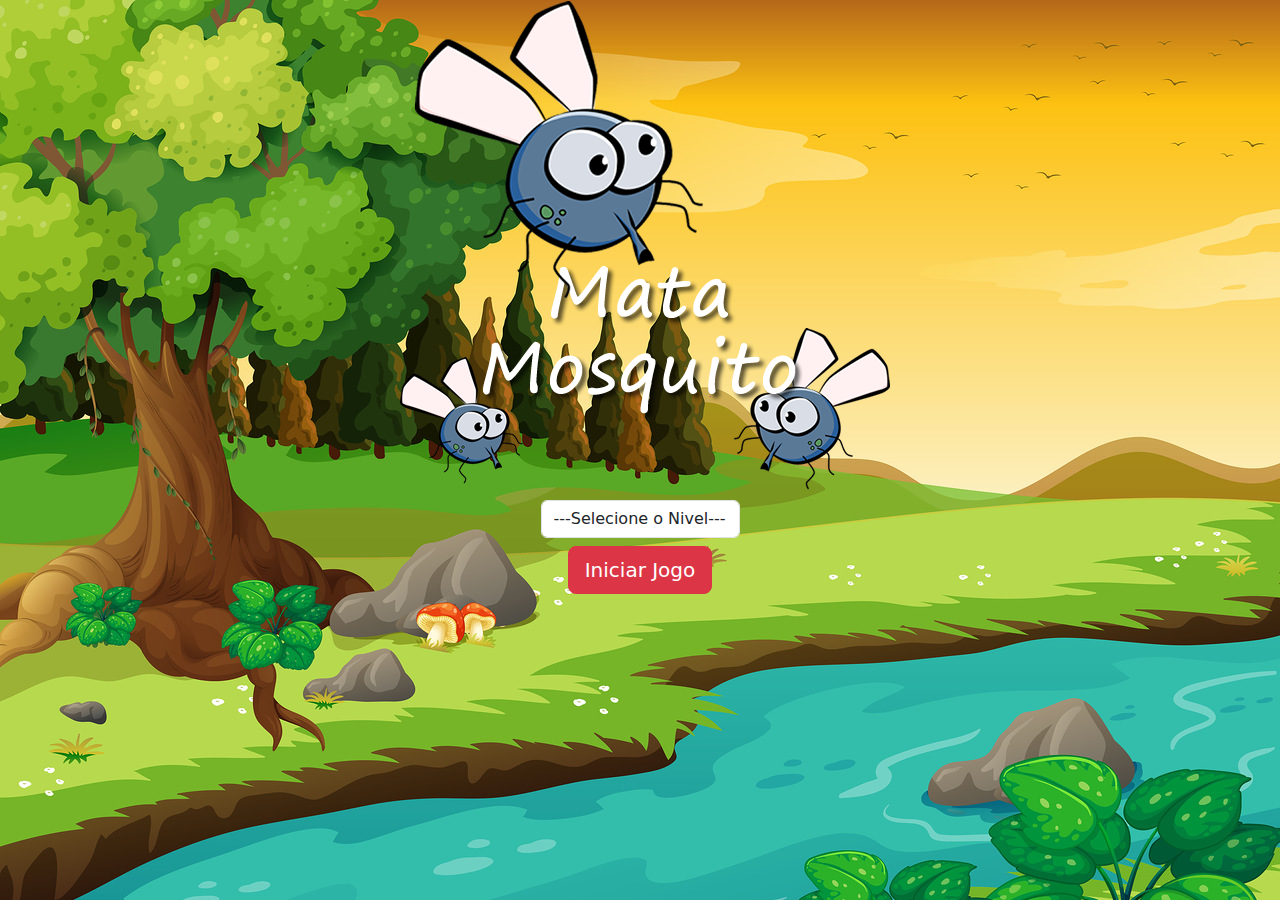
<file: index.html>
<!DOCTYPE html>
<html lang="pt-br">
<head>
    <meta charset="UTF-8">
    <meta name="viewport" content="width=device-width, initial-scale=1.0">
    <link href="https://cdn.jsdelivr.net/npm/bootstrap@5.3.3/dist/css/bootstrap.min.css" rel="stylesheet" integrity="sha384-QWTKZyjpPEjISv5WaRU9OFeRpok6YctnYmDr5pNlyT2bRjXh0JMhjY6hW+ALEwIH" crossorigin="anonymous">
    
    <link rel="stylesheet" href="./Style/style.css">

    <title>Game Inicio</title>

    <script>
        function iniciarjogo(){
            var nivel = document.getElementById("nivel").value

            if(nivel === ""){
                alert("Selecione o nivel do Jogo")
                return  false

            }

            window.location.href="app.html?" + nivel
          }
    </script>

</head>
<body>
    
    <div class="container">
        <div class="row">
            <div class="col">
                <div class="d-flex justify-content-center">
                <img src="./imagens/game.png" alt="Mata mosquito">
                </div>
            </div>
        </div>

        <div class="row">
            <div class="col">
                <div class="d-flex justify-content-center">
                    <div class="mb-2">
                    <select  class="form-control" id="nivel">
                        <option value="">---Selecione o Nivel---</option>
                        <option value="normal">Normal</option>
                        <option value="dificil">Dificil</option>
                        <option value="muitodificil">Muito Dificil</option>

                    </select>
                </div>
                </div>
            </div>
        </div>

        <div class="row">
            <div class="col">
                <div class="d-flex justify-content-center">
                <button type="button" class="btn btn-danger btn-lg" onclick= "iniciarjogo()"> Iniciar Jogo </button>
                </div>
            </div>
        </div>
    </div>

</body>

</html>
</file>
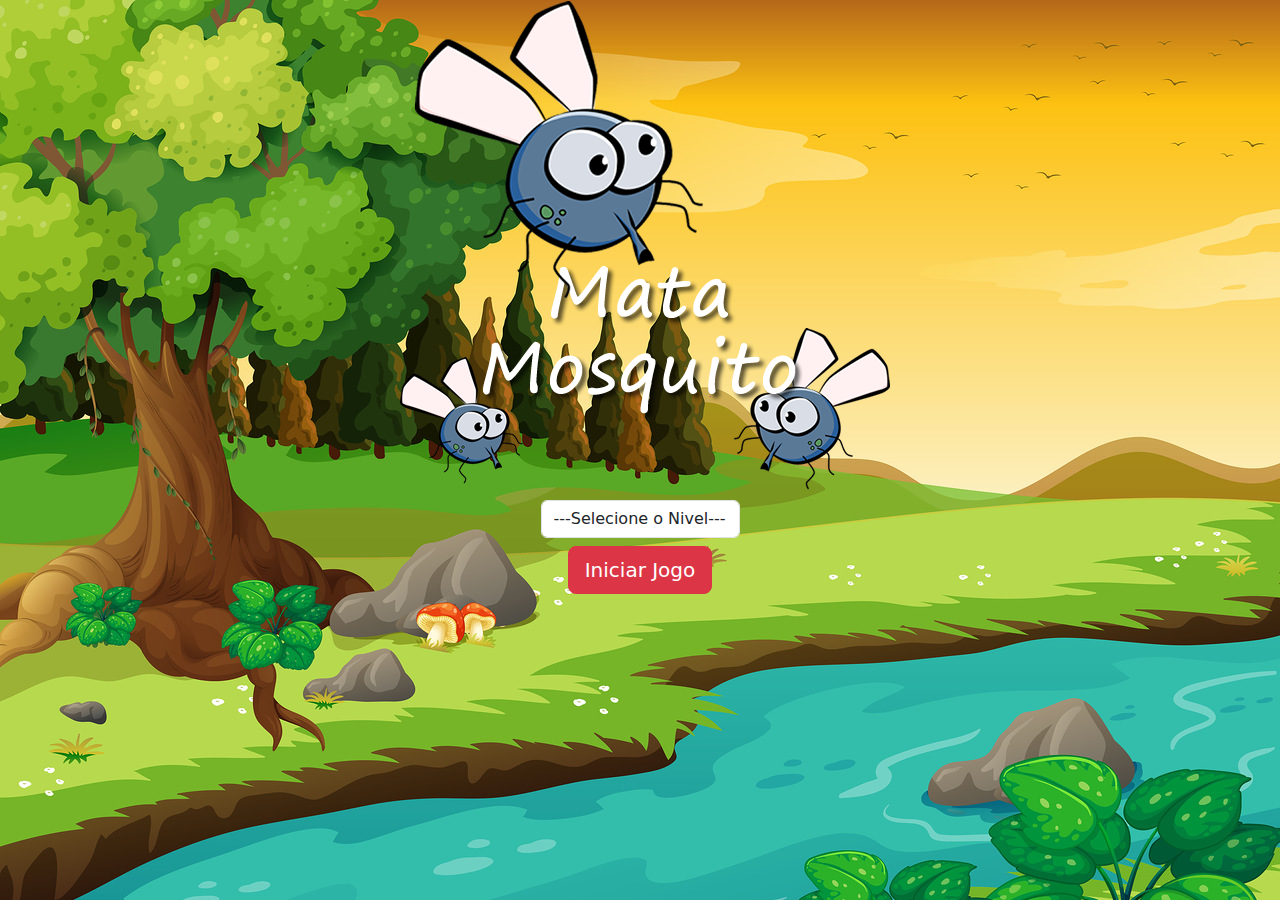
<file: pages/index.html>
<!DOCTYPE html>
<html lang="pt-br">
<head>
    <meta charset="UTF-8">
    <meta name="viewport" content="width=device-width, initial-scale=1.0">
    <link href="https://cdn.jsdelivr.net/npm/bootstrap@5.3.3/dist/css/bootstrap.min.css" rel="stylesheet" integrity="sha384-QWTKZyjpPEjISv5WaRU9OFeRpok6YctnYmDr5pNlyT2bRjXh0JMhjY6hW+ALEwIH" crossorigin="anonymous">
    <link rel="stylesheet" href="/Style/style.css">
    <title>Game Inicio</title>

    <script>
        function iniciarjogo(){
            var nivel = document.getElementById("nivel").value

            if(nivel === ""){
                alert("Selecione o nivel do Jogo")
                return  false

            }
            window.location.href="app.html?" + nivel
          }
    </script>

</head>
<body>
    
    <div class="container">
        <div class="row">
            <div class="col">
                <div class="d-flex justify-content-center">
                <img src="/imagens/game.png" alt="Mata mosquito">
                </div>
            </div>
        </div>

        <div class="row">
            <div class="col">
                <div class="d-flex justify-content-center">
                    <div class="mb-2">
                    <select  class="form-control" id="nivel">
                        <option value="">---Selecione o Nivel---</option>
                        <option value="normal">Normal</option>
                        <option value="dificil">Dificil</option>
                        <option value="muitodificil">Muito Dificil</option>

                    </select>
                </div>
                </div>
            </div>
        </div>

        <div class="row">
            <div class="col">
                <div class="d-flex justify-content-center">
                <button type="button" class="btn btn-danger btn-lg" onclick= "iniciarjogo()"> Iniciar Jogo </button>
                </div>
            </div>
        </div>
    </div>

</body>

</html>
</file>
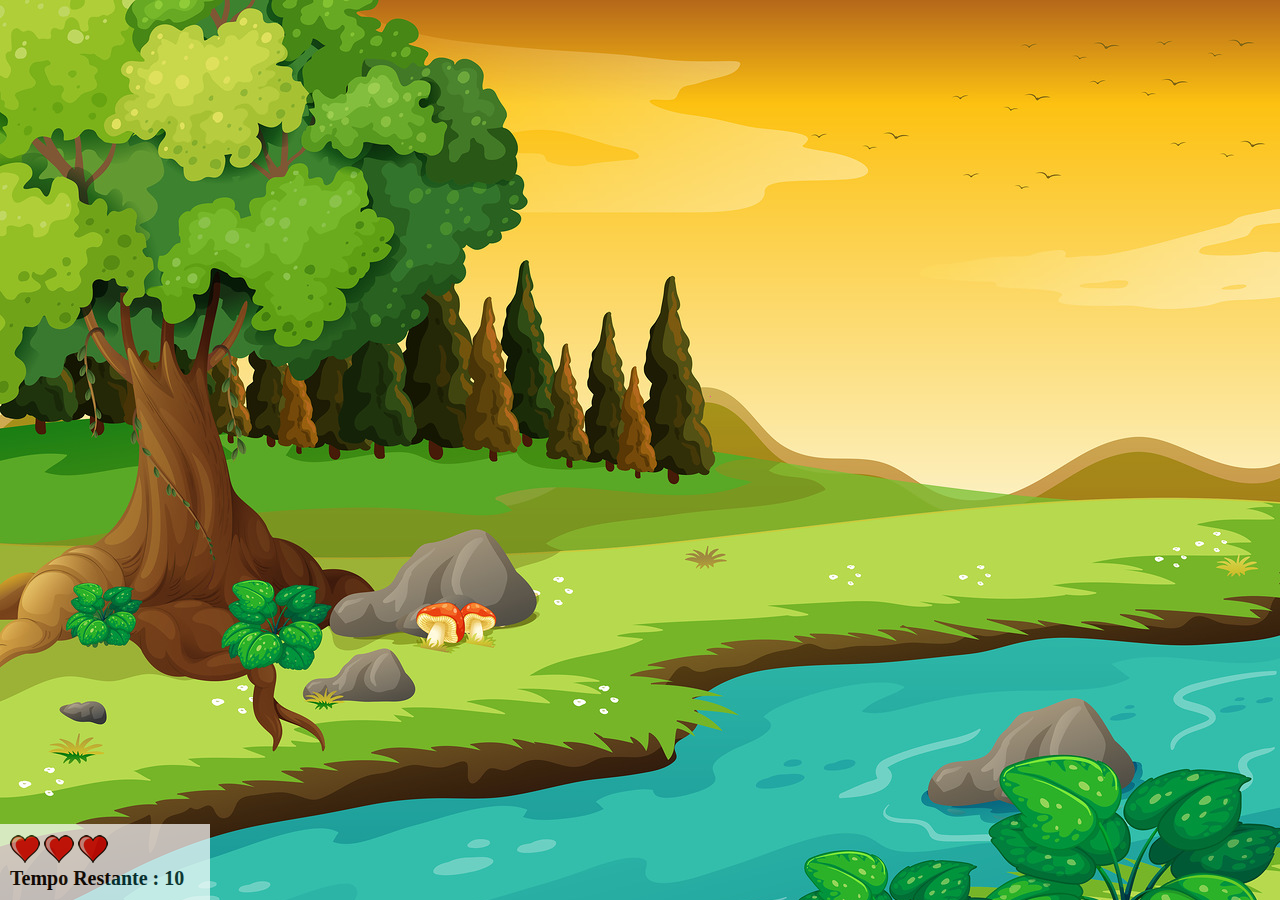
<file: app.html>
<!DOCTYPE html>
<html lang="pt-br">
<head>
    <meta charset="UTF-8">
    <meta name="viewport" content="width=device-width, initial-scale=1.0">
    <link rel="stylesheet" href="/Style/style.css">
    <script src="/javascript/jogo.js"></script>
    <title>Mata Mosquito</title>
</head>
<body onresize="tamanhoDojogo()">

    <div class="painel">
        <div class="vidas">
            <img id="v1" src="/imagens/coracao_cheio.png" alt="coração">
            <img id="v2"  src="/imagens/coracao_cheio.png" alt="coração">
            <img id="v3"  src="/imagens/coracao_cheio.png" alt="coração">

        </div>
        <div class="conometro"> Tempo Restante : <span id="time"></span></div>
    </div>
    
    <script>

    document.getElementById("time").innerHTML = tempo

        var criaMoscas = setInterval(function(){
            posicaoAleatoria()
        },criaMoscastempo)
        
    </script>
</body>

</html>
</file>
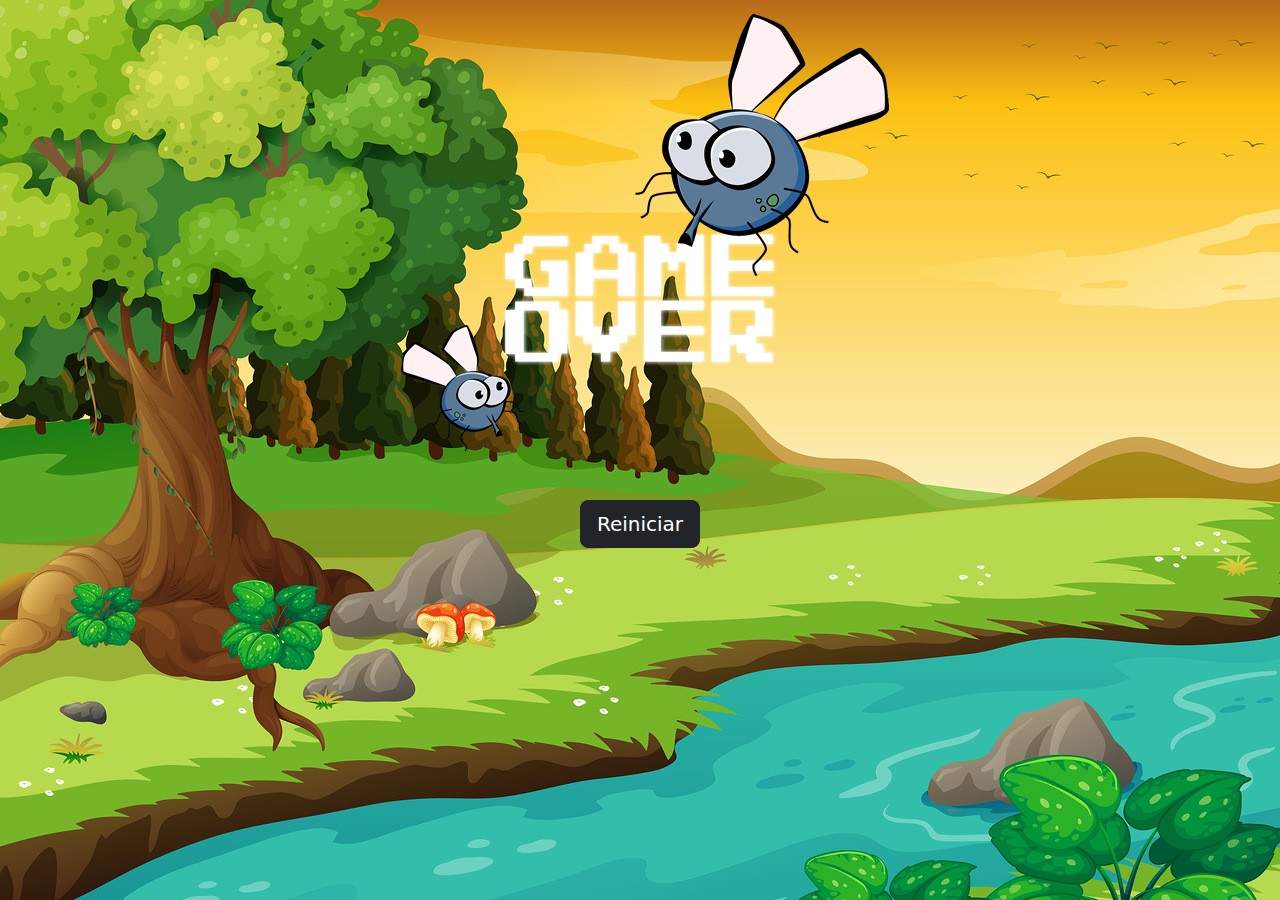
<file: gameover.html>
<!DOCTYPE html>
<html lang="pt-br">
<head>
    <meta charset="UTF-8">
    <meta name="viewport" content="width=device-width, initial-scale=1.0">
    <link href="https://cdn.jsdelivr.net/npm/bootstrap@5.3.3/dist/css/bootstrap.min.css" rel="stylesheet" integrity="sha384-QWTKZyjpPEjISv5WaRU9OFeRpok6YctnYmDr5pNlyT2bRjXh0JMhjY6hW+ALEwIH" crossorigin="anonymous">
    <link rel="stylesheet" href="/Style/style.css">
    <title>Game Over</title>
</head>
<body>
    
    <div class="container">
        <div class="row">
            <div class="col">
                <div class="d-flex justify-content-center">
                <img src="/imagens/game_over.png" alt="Voce perdeu">
                </div>
            </div>
        </div>

        <div class="row">
            <div class="col">
                <div class="d-flex justify-content-center">
                <button type="button" class="btn btn-dark btn-lg" onclick= "window.location.href = 'index.html'"> Reiniciar </button>
                </div>
            </div>
        </div>
    </div>

</body>
</html>
</file>
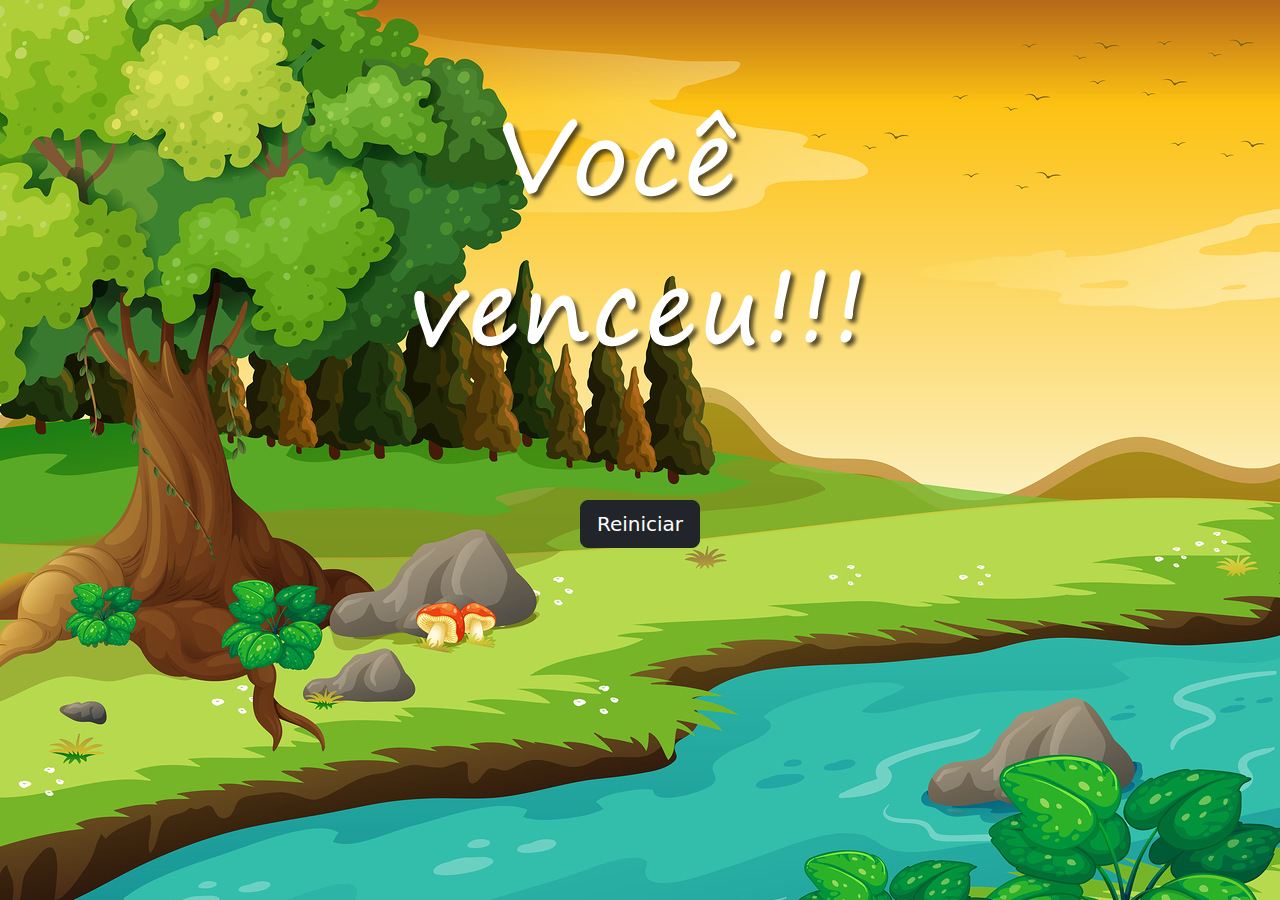
<file: vitoria.html>
<!DOCTYPE html>
<html lang="pt-br">
<head>
    <meta charset="UTF-8">
    <meta name="viewport" content="width=device-width, initial-scale=1.0">
    <link href="https://cdn.jsdelivr.net/npm/bootstrap@5.3.3/dist/css/bootstrap.min.css" rel="stylesheet" integrity="sha384-QWTKZyjpPEjISv5WaRU9OFeRpok6YctnYmDr5pNlyT2bRjXh0JMhjY6hW+ALEwIH" crossorigin="anonymous">
    <link rel="stylesheet" href="/Style/style.css">
    <title>Vitoria </title>
</head>
<body>
    
    <div class="container">
        <div class="row">
            <div class="col">
                <div class="d-flex justify-content-center">
                <img src="/imagens/vitoria.png" alt="Voce Venceu">
                </div>
            </div>
        </div>

        <div class="row">
            <div class="col">
                <div class="d-flex justify-content-center">
                <button type="button" class="btn btn-dark btn-lg" onclick= "window.location.href = 'index.html'"> Reiniciar </button>
                </div>
            </div>
        </div>
    </div>

</body>
</html>
</file>
<file: Style/style.css>
html{
    cursor: url(/imagens/mata_mosca.png) 30 30, auto;
}


body{
    background-image: url(/imagens/bg.jpg);
    background-repeat: no-repeat;
    background-size: 100%;
}

.mosquito{
    width: 70px;
    height: 70px;
}

.mosquito1{
    width: 90px;
    height: 90px;
}

.mosquito2{
    width: 100px;
    height: 100px;
}

.ladoA{
    transform: scaleX(1);
}

.ladoB{
    transform: scaleX(-1);
}

.painel{
    position: absolute;
    width: 190px;
    padding: 10px;
    left: 0;
    bottom: 0px;
    background-color: #fff;
    border-top: solid 1px #fff;
    opacity: .7;
}

.vidas{
    float: left;
}

.conometro{
    float: left;
    font-size: 20px;
    font-weight: bold;
}
</file>
